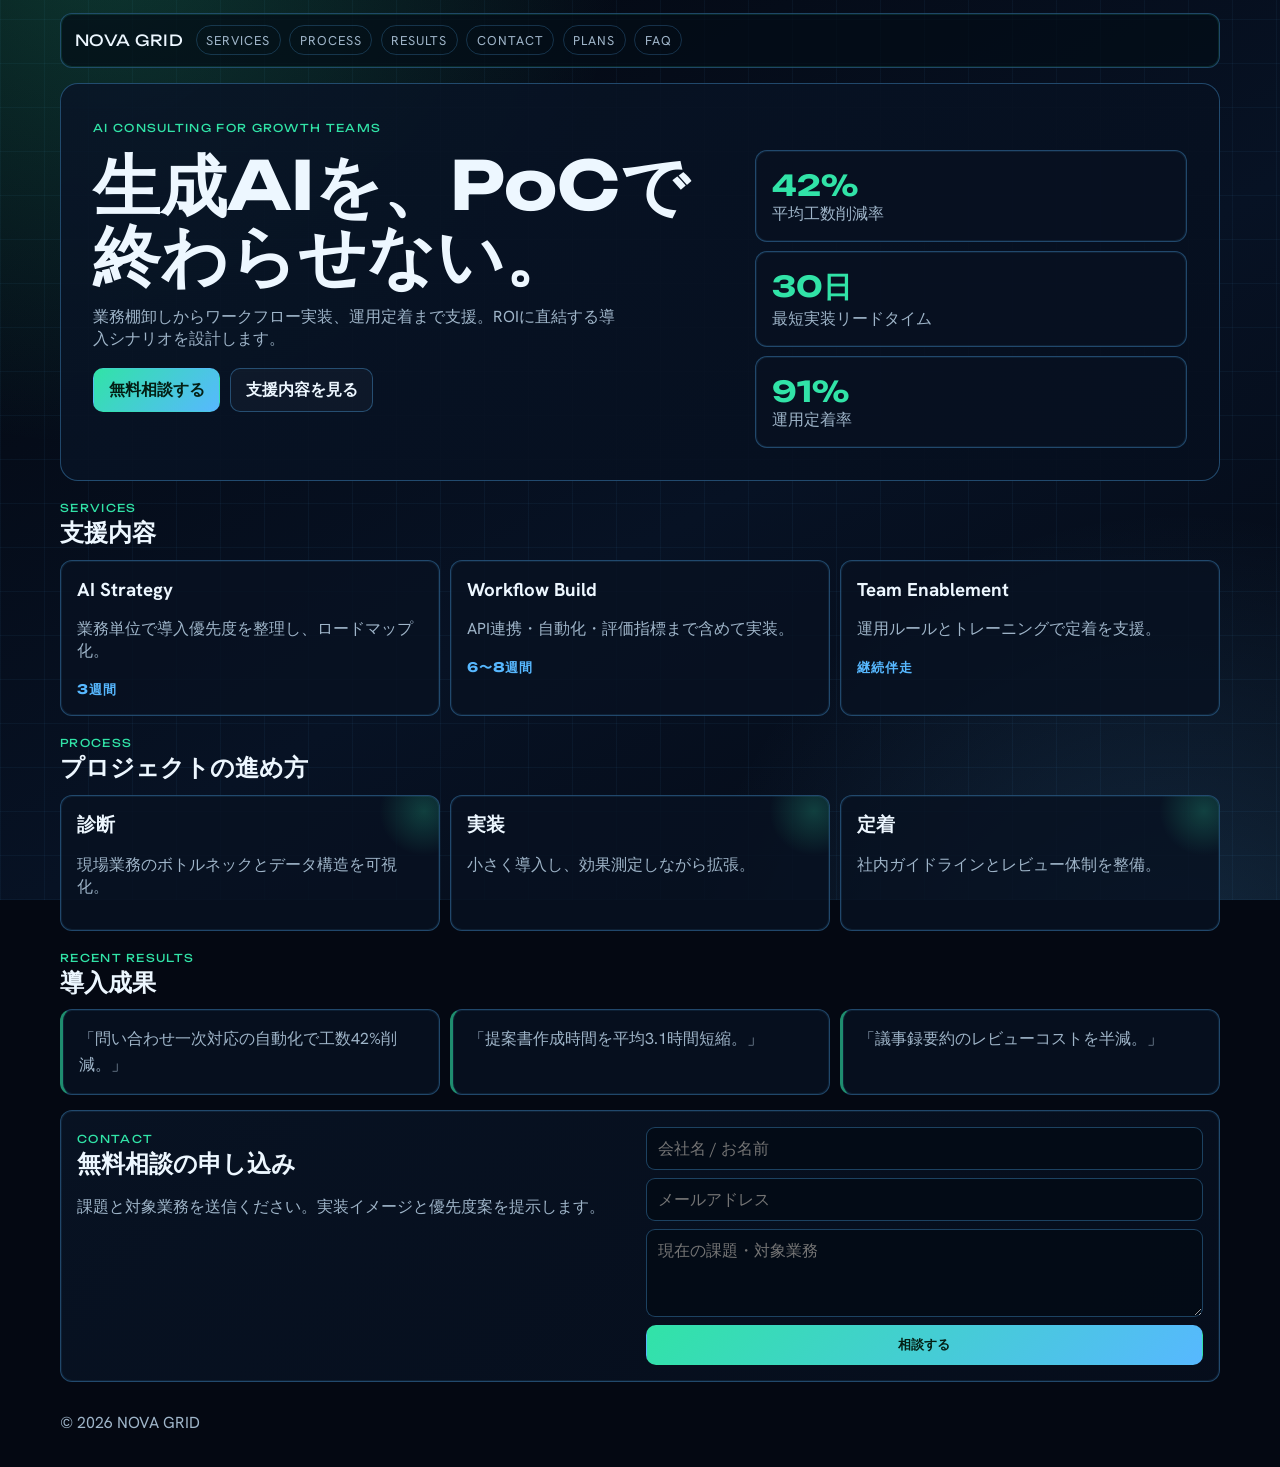
<file: index.html>
<!doctype html>
<html lang="ja">
  <head>
    <meta charset="UTF-8" />
    <meta name="viewport" content="width=device-width, initial-scale=1.0" />
    <title>NOVA GRID AI Consulting</title>
    <link rel="preconnect" href="https://fonts.googleapis.com" />
    <link rel="preconnect" href="https://fonts.gstatic.com" crossorigin />
    <link href="https://fonts.googleapis.com/css2?family=Unbounded:wght@500;700&family=Hanken+Grotesk:wght@400;500;700&display=swap" rel="stylesheet" />
    <link rel="stylesheet" href="styles.css" />
  </head>
  <body>
    <div class="bg-layer"></div>
    <header class="site-header container">
      <a class="brand" href="#top">NOVA GRID</a>
      <button class="menu-toggle" aria-expanded="false" aria-label="メニュー">☰</button>
      <nav class="nav-links">
        <a href="#services">Services</a>
        <a href="#process">Process</a>
        <a href="#results">Results</a>
        <a href="#contact">Contact</a>
              <a href="plans.html">Plans</a>
        <a href="faq.html">FAQ</a>
      </nav>
    </header>

    <main id="top" class="container">
      <section class="hero reveal">
        <span class="badge">AI CONSULTING FOR GROWTH TEAMS</span>
        <div class="hero-grid">
          <div>
            <h1>生成AIを、PoCで終わらせない。</h1>
            <p class="lead">業務棚卸しからワークフロー実装、運用定着まで支援。ROIに直結する導入シナリオを設計します。</p>
            <div class="hero-actions">
              <a class="btn primary" href="#contact">無料相談する</a>
              <a class="btn ghost" href="#services">支援内容を見る</a>
            </div>
          </div>
          <aside class="hero-stats">
            <article><strong data-count="42" data-suffix="%">0%</strong><span>平均工数削減率</span></article>
            <article><strong data-count="30" data-suffix="日">0日</strong><span>最短実装リードタイム</span></article>
            <article><strong data-count="91" data-suffix="%">0%</strong><span>運用定着率</span></article>
          </aside>
        </div>
      </section>

      <section class="section reveal" id="services">
        <div class="section-head"><span class="eyebrow">SERVICES</span><h2>支援内容</h2></div>
        <div class="card-grid three">
          <article class="card"><h3>AI Strategy</h3><p>業務単位で導入優先度を整理し、ロードマップ化。</p><strong>3週間</strong></article>
          <article class="card"><h3>Workflow Build</h3><p>API連携・自動化・評価指標まで含めて実装。</p><strong>6〜8週間</strong></article>
          <article class="card"><h3>Team Enablement</h3><p>運用ルールとトレーニングで定着を支援。</p><strong>継続伴走</strong></article>
        </div>
      </section>

      <section class="section reveal" id="process">
        <div class="section-head"><span class="eyebrow">PROCESS</span><h2>プロジェクトの進め方</h2></div>
        <div class="process-list">
          <article><h3>診断</h3><p>現場業務のボトルネックとデータ構造を可視化。</p></article>
          <article><h3>実装</h3><p>小さく導入し、効果測定しながら拡張。</p></article>
          <article><h3>定着</h3><p>社内ガイドラインとレビュー体制を整備。</p></article>
        </div>
      </section>

      <section class="section reveal" id="results">
        <div class="section-head"><span class="eyebrow">RECENT RESULTS</span><h2>導入成果</h2></div>
        <div class="review-grid">
          <blockquote>「問い合わせ一次対応の自動化で工数42%削減。」</blockquote>
          <blockquote>「提案書作成時間を平均3.1時間短縮。」</blockquote>
          <blockquote>「議事録要約のレビューコストを半減。」</blockquote>
        </div>
      </section>

      <section class="section reveal" id="contact">
        <div class="contact-panel">
          <div>
            <span class="eyebrow">CONTACT</span>
            <h2>無料相談の申し込み</h2>
            <p>課題と対象業務を送信ください。実装イメージと優先度案を提示します。</p>
          </div>
          <form class="contact-form">
            <input type="text" placeholder="会社名 / お名前" required />
            <input type="email" placeholder="メールアドレス" required />
            <textarea placeholder="現在の課題・対象業務"></textarea>
            <button type="submit" class="btn primary">相談する</button>
          </form>
        </div>
      </section>
    </main>

    <footer class="container">© <span id="year"></span> NOVA GRID</footer>
    <div class="toast" id="toast">お問い合わせありがとうございます。担当コンサルタントより連絡します。</div>
    <script src="app.js"></script>
  </body>
</html>
</file>
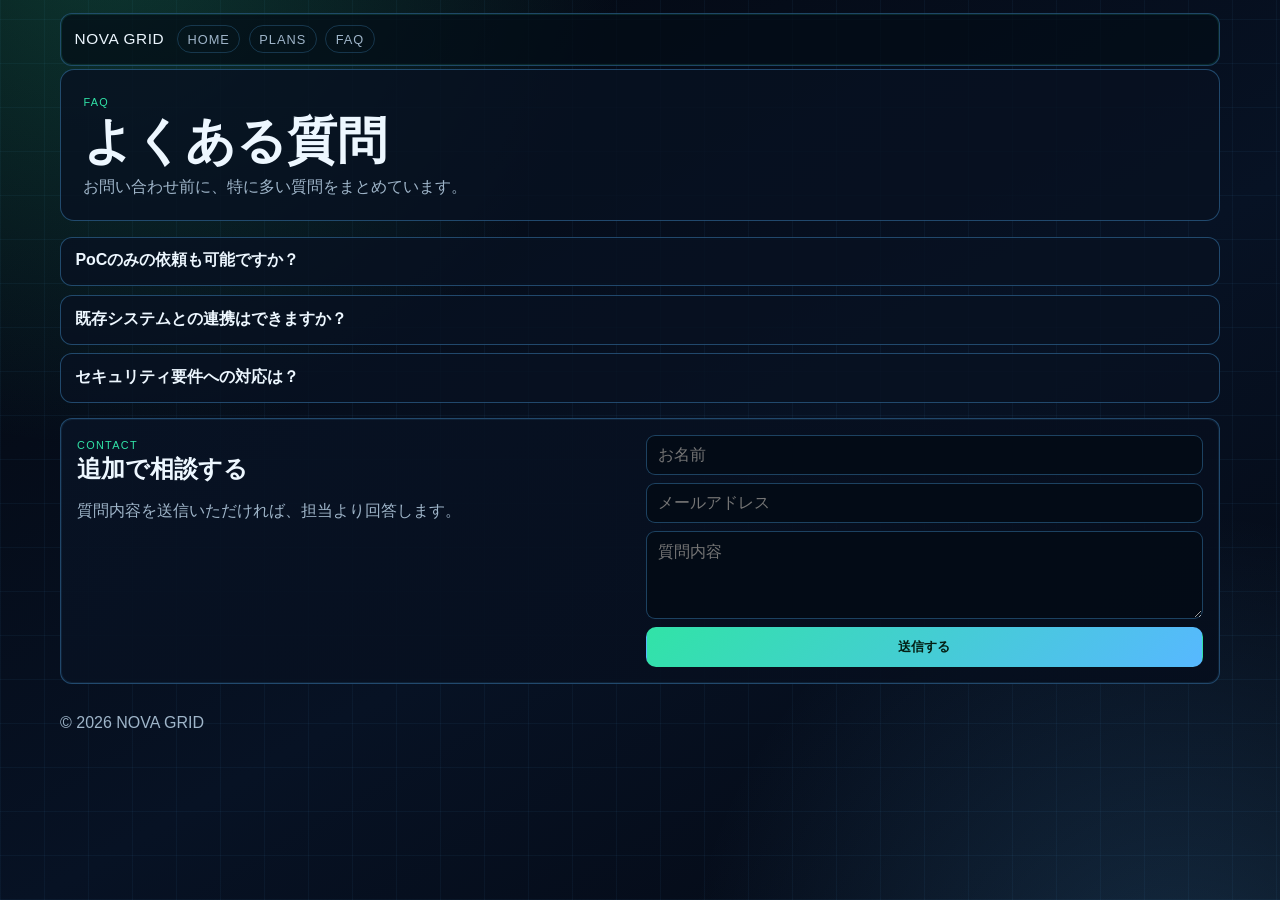
<file: faq.html>
<!doctype html>
<html lang="ja">
  <head>
    <meta charset="UTF-8" />
    <meta name="viewport" content="width=device-width, initial-scale=1.0" />
    <title>NOVA GRID | FAQ</title>
    <link rel="preconnect" href="https://fonts.googleapis.com" />
    <link rel="preconnect" href="https://fonts.gstatic.com" crossorigin />
    <link rel="stylesheet" href="styles.css" />
  </head>
  <body class="extra-page">
    <div class="bg-layer"></div>
    <header class="site-header container">
      <a class="brand" href="index.html">NOVA GRID</a>
      <button class="menu-toggle" aria-expanded="false" aria-label="メニュー">☰</button>
      <nav class="nav-links">
        <a href="index.html">Home</a>
        <a href="plans.html">Plans</a>
        <a href="faq.html">FAQ</a>
      </nav>
    </header>

    <main class="container">
      <section class="subhero reveal">
        <span class="eyebrow">FAQ</span>
        <h1>よくある質問</h1>
        <p>お問い合わせ前に、特に多い質問をまとめています。</p>
      </section>

      <section class="section reveal">
        <div class="faq-list">
          <article class="faq-item">
            <button class="faq-question" type="button" aria-expanded="false">PoCのみの依頼も可能ですか？</button>
            <div class="faq-answer">可能ですが、実運用移行まで含む計画を推奨しています。</div>
          </article>
          <article class="faq-item">
            <button class="faq-question" type="button" aria-expanded="false">既存システムとの連携はできますか？</button>
            <div class="faq-answer">API連携を前提に、既存ワークフローへ統合できます。</div>
          </article>
          <article class="faq-item">
            <button class="faq-question" type="button" aria-expanded="false">セキュリティ要件への対応は？</button>
            <div class="faq-answer">アクセス制御・監査ログ・利用ポリシー設計に対応しています。</div>
          </article>
        </div>
      </section>

      <section class="section reveal">
        <div class="contact-panel">
          <div>
            <span class="eyebrow">CONTACT</span>
            <h2>追加で相談する</h2>
            <p>質問内容を送信いただければ、担当より回答します。</p>
          </div>
          <form class="contact-form">
            <input type="text" placeholder="お名前" required />
            <input type="email" placeholder="メールアドレス" required />
            <textarea placeholder="質問内容"></textarea>
            <button type="submit" class="btn primary">送信する</button>
          </form>
        </div>
      </section>
    </main>

    <footer class="container">© <span id="year"></span> NOVA GRID</footer>
    <div class="toast" id="toast">お問い合わせありがとうございます。順次返信します。</div>
    <script src="app.js"></script>
  </body>
</html>
</file>
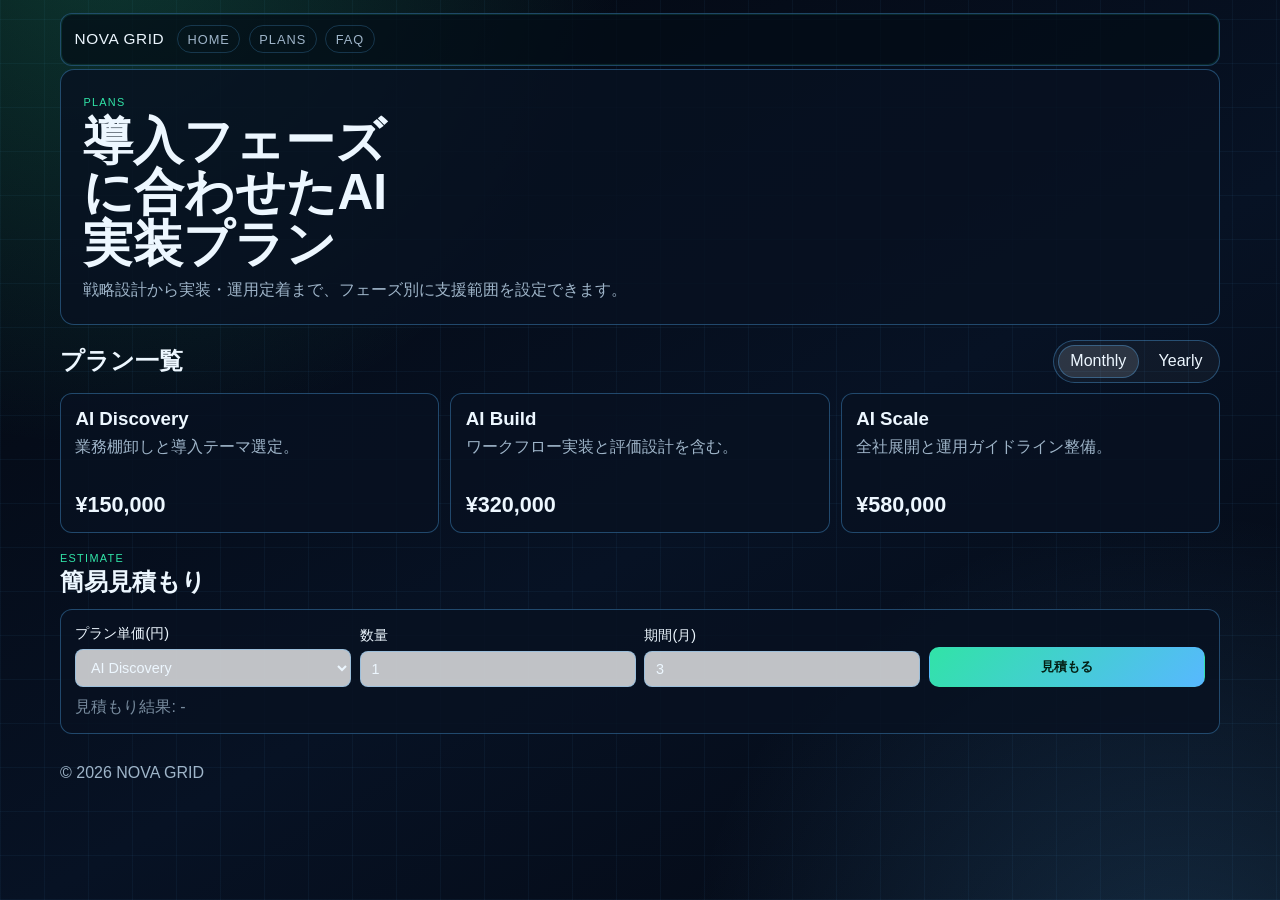
<file: plans.html>
<!doctype html>
<html lang="ja">
  <head>
    <meta charset="UTF-8" />
    <meta name="viewport" content="width=device-width, initial-scale=1.0" />
    <title>NOVA GRID | Plans</title>
    <link rel="preconnect" href="https://fonts.googleapis.com" />
    <link rel="preconnect" href="https://fonts.gstatic.com" crossorigin />
    <link rel="stylesheet" href="styles.css" />
  </head>
  <body class="extra-page">
    <div class="bg-layer"></div>
    <header class="site-header container">
      <a class="brand" href="index.html">NOVA GRID</a>
      <button class="menu-toggle" aria-expanded="false" aria-label="メニュー">☰</button>
      <nav class="nav-links">
        <a href="index.html">Home</a>
        <a href="plans.html">Plans</a>
        <a href="faq.html">FAQ</a>
      </nav>
    </header>

    <main class="container">
      <section class="subhero reveal">
        <span class="eyebrow">PLANS</span>
        <h1>導入フェーズに合わせたAI実装プラン</h1>
        <p>戦略設計から実装・運用定着まで、フェーズ別に支援範囲を設定できます。</p>
      </section>

      <section class="section reveal" data-pricing>
        <div class="pricing-head">
          <h2>プラン一覧</h2>
          <div class="pricing-mode">
            <button class="mode-btn active" type="button" data-mode="monthly">Monthly</button>
            <button class="mode-btn" type="button" data-mode="yearly">Yearly</button>
          </div>
        </div>

        <div class="pricing-cards">
          <article class="price-card">
            <h3>AI Discovery</h3>
            <p>業務棚卸しと導入テーマ選定。</p>
            <strong>¥<span data-price data-monthly="150000" data-yearly="1650000">150000</span></strong>
          </article>
          <article class="price-card">
            <h3>AI Build</h3>
            <p>ワークフロー実装と評価設計を含む。</p>
            <strong>¥<span data-price data-monthly="320000" data-yearly="3520000">320000</span></strong>
          </article>
          <article class="price-card">
            <h3>AI Scale</h3>
            <p>全社展開と運用ガイドライン整備。</p>
            <strong>¥<span data-price data-monthly="580000" data-yearly="6380000">580000</span></strong>
          </article>
        </div>
      </section>

      <section class="section reveal">
        <div class="section-head">
          <span class="eyebrow">ESTIMATE</span>
          <h2>簡易見積もり</h2>
        </div>
        <div class="calc-box">
          <form class="calc-form">
            <label>
              プラン単価(円)
              <select name="unit_price">
                <option value="150000">AI Discovery</option>
                <option value="320000">AI Build</option>
                <option value="580000">AI Scale</option>
              </select>
            </label>
            <label>
              数量
              <input type="number" name="quantity" min="1" value="1" />
            </label>
            <label>
              期間(月)
              <input type="number" name="months" min="1" value="3" />
            </label>
            <button type="submit" class="btn primary">見積もる</button>
          </form>
          <p class="calc-result" aria-live="polite">見積もり結果: -</p>
        </div>
      </section>
    </main>

    <footer class="container">© <span id="year"></span> NOVA GRID</footer>
    <div class="toast" id="toast">更新内容を反映しました。</div>
    <script src="app.js"></script>
  </body>
</html>
</file>
<file: styles.css>
:root {
  --bg: #040812;
  --panel: rgba(8, 18, 33, 0.82);
  --text: #edf7ff;
  --muted: #9fb5c9;
  --line: rgba(86, 182, 255, 0.34);
  --accent: #31e3a7;
  --accent-2: #57b8ff;
}

* { box-sizing: border-box; }

body {
  margin: 0;
  color: var(--text);
  font-family: "Hanken Grotesk", sans-serif;
  background: #040812;
}

.bg-layer {
  position: fixed;
  inset: 0;
  z-index: -1;
  background:
    radial-gradient(circle at 8% -8%, rgba(49, 227, 167, 0.22), transparent 34%),
    radial-gradient(circle at 92% 112%, rgba(87, 184, 255, 0.2), transparent 32%),
    repeating-linear-gradient(0deg, rgba(87, 184, 255, 0.05) 0 1px, transparent 1px 44px),
    repeating-linear-gradient(90deg, rgba(87, 184, 255, 0.05) 0 1px, transparent 1px 44px),
    linear-gradient(150deg, #03060e, #071224 56%, #040812);
}

.container {
  width: min(1160px, 93vw);
  margin: 0 auto;
}

.site-header {
  margin-top: 0.8rem;
  padding: 0.72rem 0.85rem;
  display: grid;
  grid-template-columns: auto auto 1fr;
  gap: 0.8rem;
  align-items: center;
  border: 1px solid var(--line);
  border-radius: 12px;
  background: rgba(3, 13, 23, 0.72);
  box-shadow: 0 0 0 1px rgba(49, 227, 167, 0.12) inset;
}

.brand {
  color: var(--text);
  text-decoration: none;
  font-family: "Unbounded", sans-serif;
  letter-spacing: 0.04em;
  font-size: 0.96rem;
}

.menu-toggle { display: none; }

.nav-links {
  justify-self: end;
  display: flex;
  gap: 0.55rem;
}

.nav-links a {
  text-decoration: none;
  color: var(--muted);
  border: 1px solid rgba(86, 182, 255, 0.22);
  border-radius: 999px;
  padding: 0.34rem 0.58rem;
  font-size: 0.8rem;
  text-transform: uppercase;
  letter-spacing: 0.08em;
}

.hero {
  margin-top: 0.95rem;
  border: 1px solid var(--line);
  border-radius: 18px;
  padding: 2rem;
  background: linear-gradient(145deg, rgba(9, 21, 39, 0.88), rgba(6, 15, 30, 0.9));
}

.badge,
.eyebrow {
  display: inline-block;
  color: var(--accent);
  font-family: "Unbounded", sans-serif;
  letter-spacing: 0.12em;
  font-size: 0.68rem;
  text-transform: uppercase;
}

.hero-grid {
  margin-top: 0.85rem;
  display: grid;
  grid-template-columns: 1.35fr 0.9fr;
  gap: 0.8rem;
}

h1,
h2,
h3 { margin: 0; }

h1,
h2 {
  font-family: "Unbounded", sans-serif;
}

h1 {
  font-size: clamp(2rem, 6vw, 4.2rem);
  line-height: 1.04;
  max-width: 12ch;
}

.lead {
  margin: 1rem 0 1.1rem;
  color: var(--muted);
  max-width: 58ch;
}

.hero-actions {
  display: flex;
  gap: 0.6rem;
  flex-wrap: wrap;
}

.btn {
  text-decoration: none;
  border: 1px solid var(--line);
  border-radius: 10px;
  padding: 0.62rem 0.92rem;
  font-weight: 700;
}

.btn.primary {
  border-color: transparent;
  color: #041f14;
  background: linear-gradient(135deg, var(--accent), var(--accent-2));
}

.btn.ghost {
  color: var(--text);
  background: rgba(255, 255, 255, 0.03);
}

.hero-stats {
  display: grid;
  gap: 0.55rem;
}

.hero-stats article,
.card,
.process-list article,
.review-grid blockquote,
.contact-panel {
  border: 1px solid var(--line);
  border-radius: 12px;
  background: var(--panel);
  padding: 1rem;
  box-shadow: 0 0 0 1px rgba(87, 184, 255, 0.09) inset;
}

.hero-stats strong {
  display: block;
  color: var(--accent);
  font-size: 1.8rem;
  font-family: "Unbounded", sans-serif;
}

.hero-stats span,
.card p,
.process-list p,
.review-grid blockquote,
.contact-panel p { color: var(--muted); }

.section { margin-top: 0.95rem; }
.section-head { margin-bottom: 0.66rem; }

.card-grid,
.process-list,
.review-grid { display: grid; gap: 0.65rem; }
.card-grid.three,
.process-list,
.review-grid { grid-template-columns: repeat(3, minmax(0, 1fr)); }

.card strong {
  color: var(--accent-2);
  font-family: "Unbounded", sans-serif;
  font-size: 0.82rem;
  text-transform: uppercase;
  letter-spacing: 0.06em;
}

.process-list article {
  position: relative;
  overflow: hidden;
}

.process-list article::before {
  content: "";
  position: absolute;
  top: -30px;
  right: -30px;
  width: 90px;
  height: 90px;
  border-radius: 50%;
  background: radial-gradient(circle, rgba(49, 227, 167, 0.22), transparent 70%);
}

.review-grid blockquote {
  margin: 0;
  border-left: 3px solid rgba(49, 227, 167, 0.6);
  line-height: 1.62;
}

.contact-panel {
  display: grid;
  grid-template-columns: 1fr 1fr;
  gap: 0.72rem;
  background: linear-gradient(140deg, rgba(8, 19, 36, 0.95), rgba(6, 14, 29, 0.95));
}

.contact-form { display: grid; gap: 0.5rem; }

.contact-form input,
.contact-form textarea {
  width: 100%;
  border: 1px solid rgba(86, 182, 255, 0.32);
  border-radius: 9px;
  background: rgba(3, 11, 21, 0.78);
  color: var(--text);
  padding: 0.62rem 0.72rem;
  font: inherit;
}

.contact-form textarea { min-height: 88px; resize: vertical; }

footer {
  padding: 1.9rem 0 2.1rem;
  color: var(--muted);
}

.toast {
  position: fixed;
  right: 16px;
  bottom: 16px;
  background: #071625;
  color: var(--text);
  border: 1px solid var(--line);
  border-radius: 9px;
  padding: 0.64rem 0.9rem;
  opacity: 0;
  transform: translateY(10px);
  pointer-events: none;
  transition: 220ms ease;
}

.toast.show { opacity: 1; transform: translateY(0); }

.reveal { opacity: 0; transform: translateY(18px); transition: 440ms ease; }
.reveal.in { opacity: 1; transform: translateY(0); }

@media (max-width: 860px) {
  .menu-toggle {
    display: inline-block;
    border: 1px solid var(--line);
    background: transparent;
    color: var(--text);
    border-radius: 8px;
    padding: 0.35rem 0.6rem;
  }

  .nav-links {
    display: none;
    position: absolute;
    right: 4vw;
    top: 58px;
    flex-direction: column;
    background: #0a1628;
    border: 1px solid var(--line);
    border-radius: 12px;
    padding: 0.7rem;
  }

  .nav-links.open { display: flex; }

  .hero-grid,
  .card-grid.three,
  .process-list,
  .review-grid,
  .contact-panel { grid-template-columns: 1fr; }
}

/* EXTRA PAGES */
.extra-page .site-header {
  margin-bottom: 0.2rem;
}

.subhero {
  padding: 1.4rem;
  border: 1px solid var(--line);
  border-radius: 14px;
  background: var(--panel, var(--paper, rgba(255, 255, 255, 0.08)));
}

.subhero h1 {
  margin: 0.35rem 0 0.6rem;
  font-size: clamp(1.8rem, 5vw, 3.1rem);
}

.subhero p {
  margin: 0;
  color: var(--muted);
  max-width: 64ch;
}

.pricing-head {
  display: flex;
  justify-content: space-between;
  align-items: center;
  gap: 0.8rem;
  margin-bottom: 0.65rem;
}

.pricing-mode {
  display: inline-flex;
  gap: 0.45rem;
  padding: 0.25rem;
  border: 1px solid var(--line);
  border-radius: 999px;
  background: rgba(255, 255, 255, 0.04);
}

.mode-btn {
  border: 1px solid transparent;
  border-radius: 999px;
  padding: 0.4rem 0.72rem;
  background: transparent;
  color: inherit;
  font: inherit;
  cursor: pointer;
}

.mode-btn.active {
  border-color: var(--line);
  background: rgba(255, 255, 255, 0.12);
}

.pricing-cards {
  display: grid;
  grid-template-columns: repeat(3, minmax(0, 1fr));
  gap: 0.7rem;
}

.price-card {
  border: 1px solid var(--line);
  border-radius: 12px;
  padding: 0.9rem;
  background: var(--panel, var(--paper, rgba(255, 255, 255, 0.08)));
}

.price-card h3 {
  margin: 0 0 0.4rem;
}

.price-card p {
  margin: 0;
  color: var(--muted);
  min-height: 2.8em;
}

.price-card strong {
  display: inline-block;
  margin-top: 0.65rem;
  font-size: 1.35rem;
}

.calc-box {
  border: 1px solid var(--line);
  border-radius: 12px;
  padding: 0.9rem;
  background: var(--panel, var(--paper, rgba(255, 255, 255, 0.08)));
}

.calc-form {
  display: grid;
  grid-template-columns: repeat(4, minmax(0, 1fr));
  gap: 0.55rem;
  align-items: end;
}

.calc-form label {
  display: grid;
  gap: 0.32rem;
  font-size: 0.9rem;
}

.calc-form select,
.calc-form input {
  width: 100%;
  border: 1px solid var(--line);
  border-radius: 8px;
  padding: 0.58rem 0.66rem;
  background: rgba(255, 255, 255, 0.75);
  color: inherit;
  font: inherit;
}

.calc-result {
  margin: 0.65rem 0 0;
  color: var(--muted);
  opacity: 0.75;
}

.calc-result.show {
  opacity: 1;
}

.faq-list {
  display: grid;
  gap: 0.55rem;
}

.faq-item {
  border: 1px solid var(--line);
  border-radius: 12px;
  overflow: hidden;
  background: var(--panel, var(--paper, rgba(255, 255, 255, 0.08)));
}

.faq-question {
  width: 100%;
  text-align: left;
  background: transparent;
  border: 0;
  border-bottom: 1px solid transparent;
  color: inherit;
  font: inherit;
  font-weight: 700;
  padding: 0.8rem 0.9rem;
  cursor: pointer;
}

.faq-item.open .faq-question {
  border-bottom-color: var(--line);
}

.faq-answer {
  display: none;
  padding: 0.72rem 0.9rem;
  color: var(--muted);
}

.faq-item.open .faq-answer {
  display: block;
}

@media (max-width: 860px) {
  .pricing-head {
    flex-direction: column;
    align-items: flex-start;
  }

  .pricing-cards {
    grid-template-columns: 1fr;
  }

  .calc-form {
    grid-template-columns: 1fr;
  }
}
</file>
